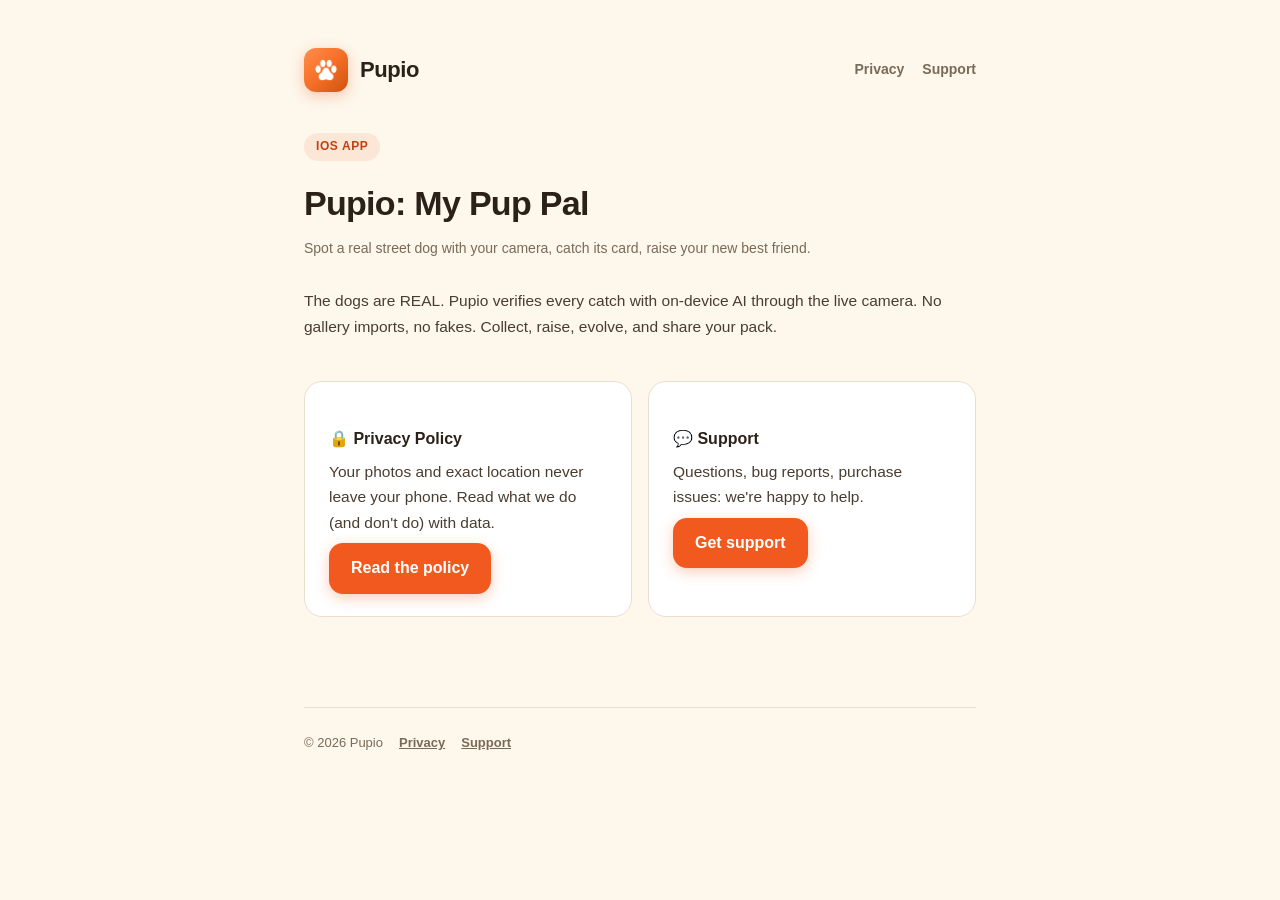
<file: index.html>
<!DOCTYPE html>
<html lang="en">
<head>
<meta charset="utf-8">
<meta name="viewport" content="width=device-width, initial-scale=1">
<title>Pupio · Real street dogs, your pack</title>
<link rel="icon" type="image/png" href="icon-192.png">
<link rel="apple-touch-icon" href="icon-192.png">
<link rel="stylesheet" href="style.css">
</head>
<body>
<div class="wrap">
  <header class="site">
    <img src="icon-192.png" alt="Pupio" class="paw">
    <a href="index.html"><span class="brand">Pupio</span></a>
    <nav class="top">
      <a href="privacy.html">Privacy</a>
      <a href="support.html">Support</a>
    </nav>
  </header>

  <span class="pill">iOS App</span>
  <h1>Pupio: My Pup Pal</h1>
  <p class="updated">Spot a real street dog with your camera, catch its card, raise your new best friend.</p>

  <p>The dogs are REAL. Pupio verifies every catch with on-device AI through the live camera. No gallery imports, no fakes. Collect, raise, evolve, and share your pack.</p>

  <div class="grid">
    <div class="card">
      <h3>🔒 Privacy Policy</h3>
      <p>Your photos and exact location never leave your phone. Read what we do (and don't do) with data.</p>
      <a class="btn" href="privacy.html">Read the policy</a>
    </div>
    <div class="card">
      <h3>💬 Support</h3>
      <p>Questions, bug reports, purchase issues: we're happy to help.</p>
      <a class="btn" href="support.html">Get support</a>
    </div>
  </div>

  <footer class="site">
    <span>© 2026 Pupio</span>
    <a href="privacy.html">Privacy</a>
    <a href="support.html">Support</a>
  </footer>
</div>
</body>
</html>
</file>
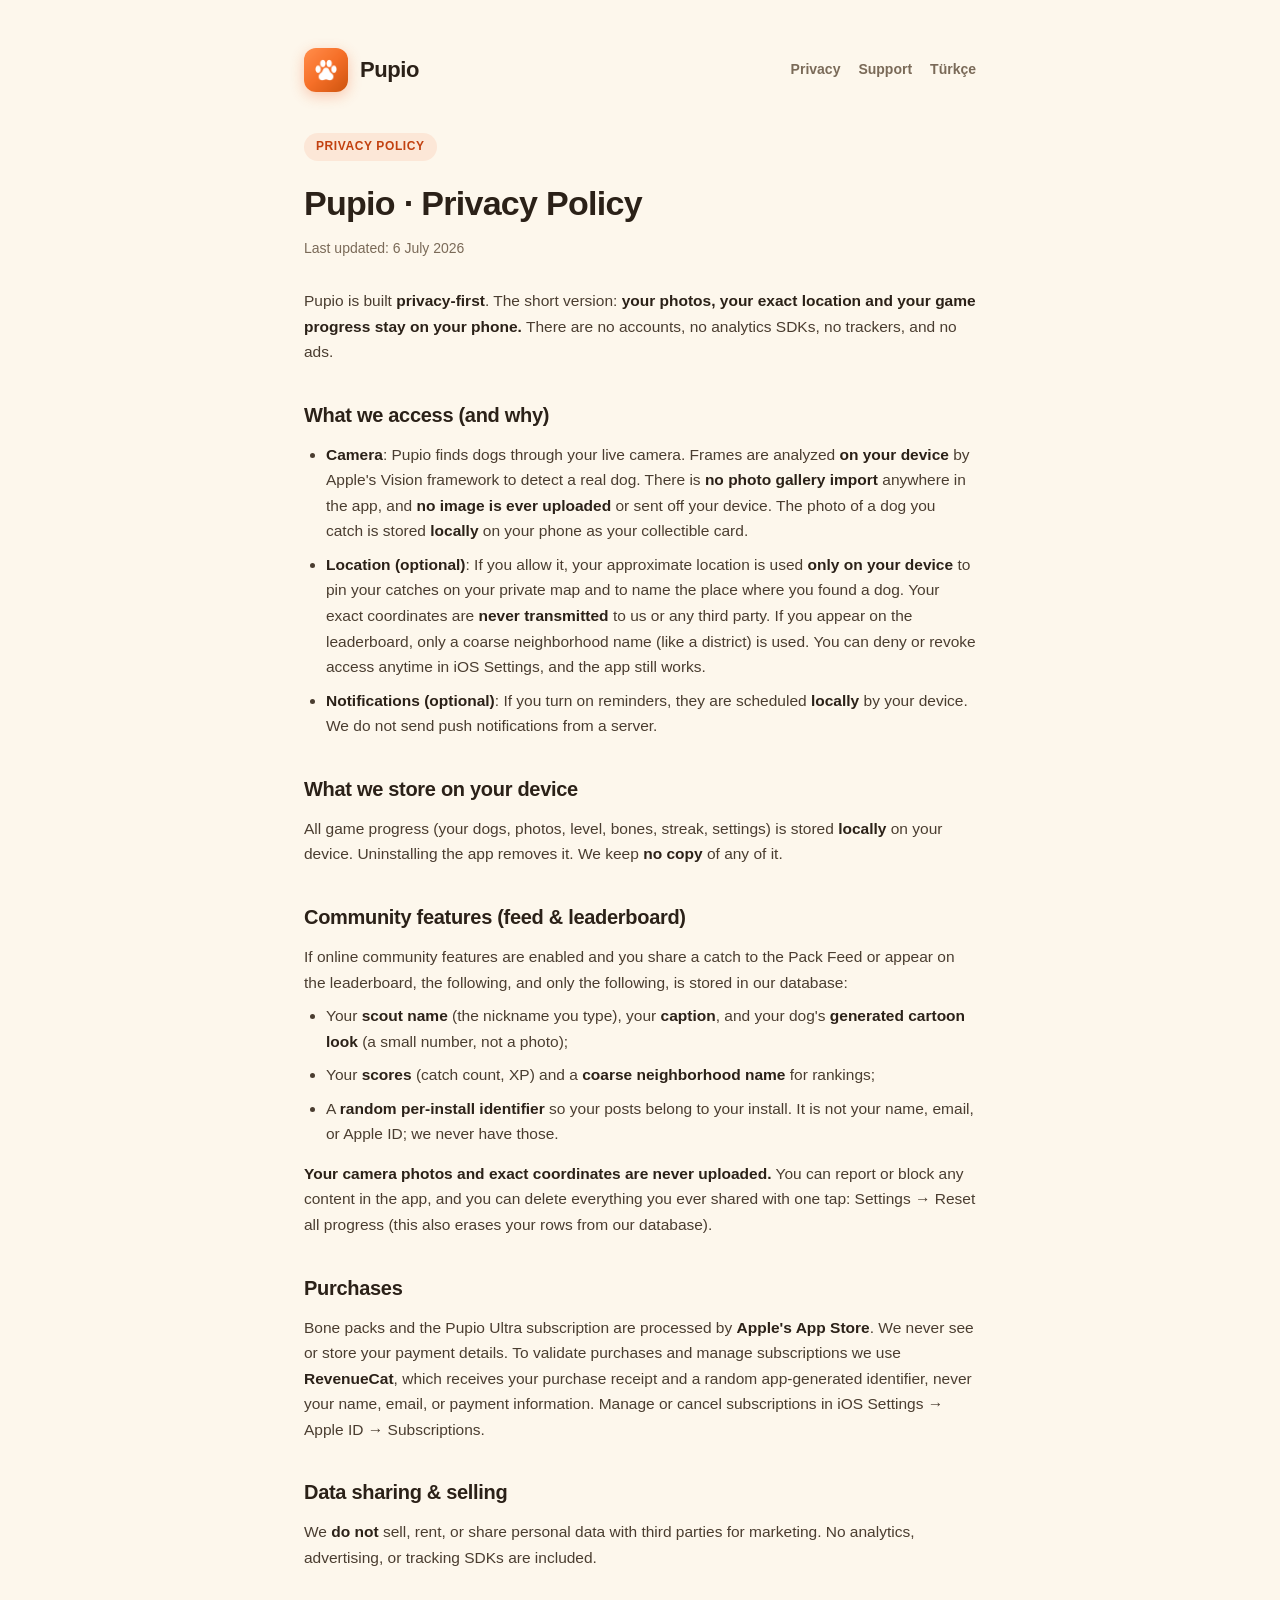
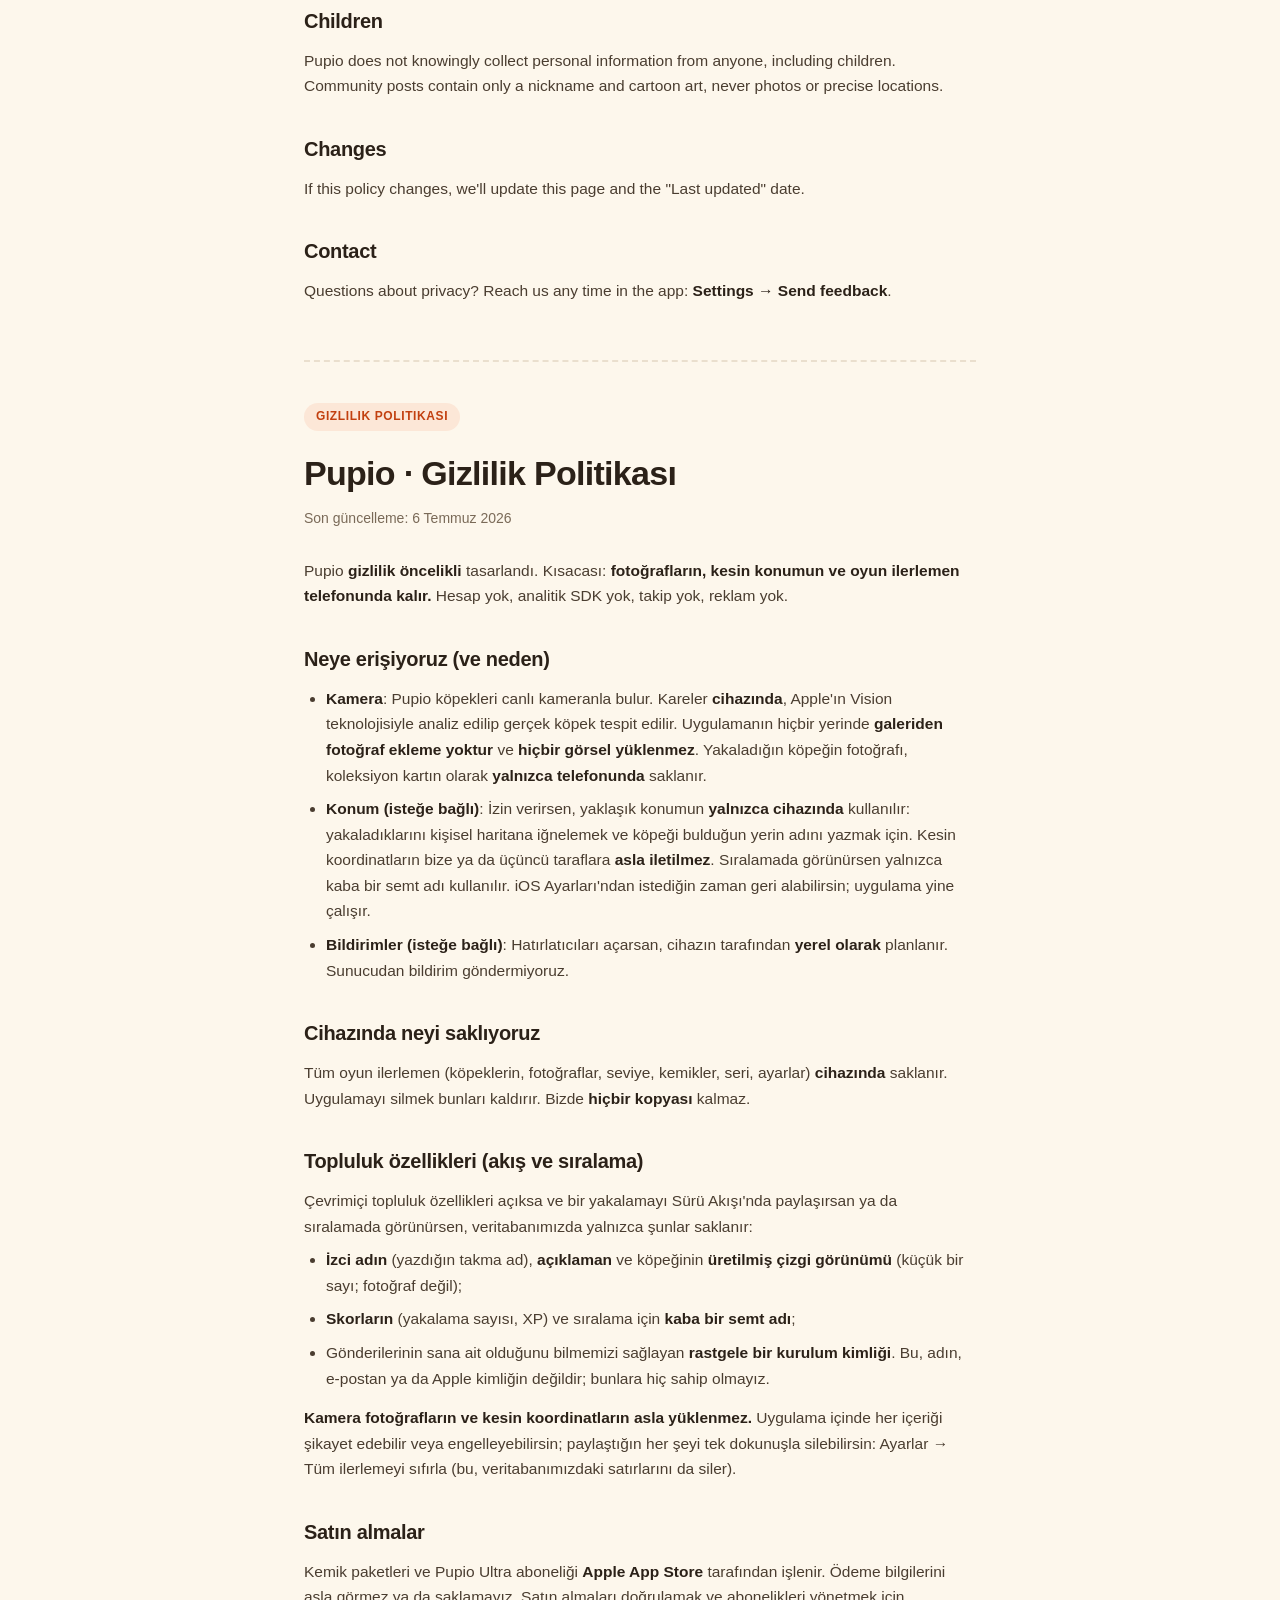
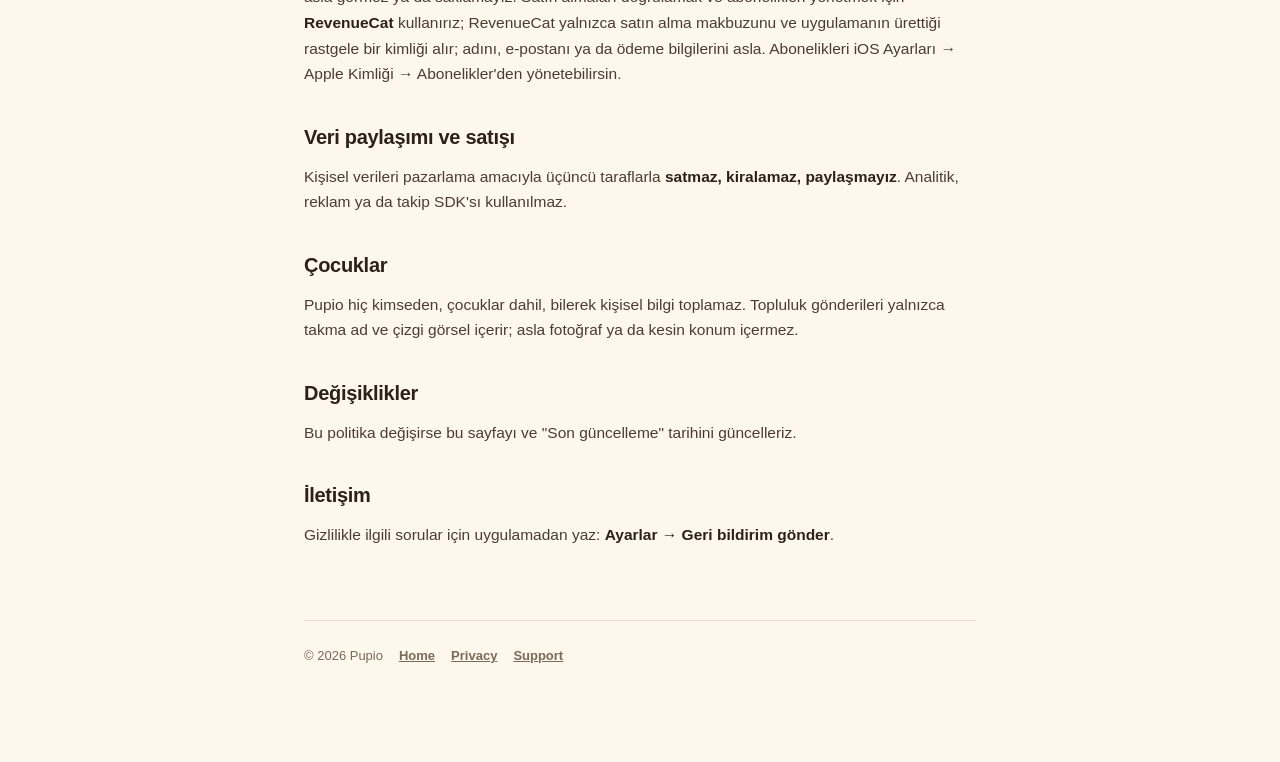
<file: privacy.html>
<!DOCTYPE html>
<html lang="en">
<head>
<meta charset="utf-8">
<meta name="viewport" content="width=device-width, initial-scale=1">
<title>Pupio · Privacy Policy · Gizlilik Politikası</title>
<link rel="icon" type="image/png" href="icon-192.png">
<link rel="apple-touch-icon" href="icon-192.png">
<link rel="stylesheet" href="style.css">
</head>
<body>
<div class="wrap">
  <header class="site">
    <img src="icon-192.png" alt="Pupio" class="paw">
    <a href="index.html"><span class="brand">Pupio</span></a>
    <nav class="top">
      <a href="privacy.html">Privacy</a>
      <a href="support.html">Support</a>
      <a href="#tr">Türkçe</a>
    </nav>
  </header>

  <span class="pill">Privacy Policy</span>
  <h1>Pupio · Privacy Policy</h1>
  <p class="updated">Last updated: 6 July 2026</p>

  <p>Pupio is built <strong>privacy-first</strong>. The short version: <strong>your photos, your exact location and your game progress stay on your phone.</strong> There are no accounts, no analytics SDKs, no trackers, and no ads.</p>

  <h2>What we access (and why)</h2>
  <ul>
    <li><strong>Camera</strong>: Pupio finds dogs through your live camera. Frames are analyzed <strong>on your device</strong> by Apple's Vision framework to detect a real dog. There is <strong>no photo gallery import</strong> anywhere in the app, and <strong>no image is ever uploaded</strong> or sent off your device. The photo of a dog you catch is stored <strong>locally</strong> on your phone as your collectible card.</li>
    <li><strong>Location (optional)</strong>: If you allow it, your approximate location is used <strong>only on your device</strong> to pin your catches on your private map and to name the place where you found a dog. Your exact coordinates are <strong>never transmitted</strong> to us or any third party. If you appear on the leaderboard, only a coarse neighborhood name (like a district) is used. You can deny or revoke access anytime in iOS Settings, and the app still works.</li>
    <li><strong>Notifications (optional)</strong>: If you turn on reminders, they are scheduled <strong>locally</strong> by your device. We do not send push notifications from a server.</li>
  </ul>

  <h2>What we store on your device</h2>
  <p>All game progress (your dogs, photos, level, bones, streak, settings) is stored <strong>locally</strong> on your device. Uninstalling the app removes it. We keep <strong>no copy</strong> of any of it.</p>

  <h2>Community features (feed &amp; leaderboard)</h2>
  <p>If online community features are enabled and you share a catch to the Pack Feed or appear on the leaderboard, the following, and only the following, is stored in our database:</p>
  <ul>
    <li>Your <strong>scout name</strong> (the nickname you type), your <strong>caption</strong>, and your dog's <strong>generated cartoon look</strong> (a small number, not a photo);</li>
    <li>Your <strong>scores</strong> (catch count, XP) and a <strong>coarse neighborhood name</strong> for rankings;</li>
    <li>A <strong>random per-install identifier</strong> so your posts belong to your install. It is not your name, email, or Apple ID; we never have those.</li>
  </ul>
  <p><strong>Your camera photos and exact coordinates are never uploaded.</strong> You can report or block any content in the app, and you can delete everything you ever shared with one tap: Settings → Reset all progress (this also erases your rows from our database).</p>

  <h2>Purchases</h2>
  <p>Bone packs and the Pupio Ultra subscription are processed by <strong>Apple's App Store</strong>. We never see or store your payment details. To validate purchases and manage subscriptions we use <strong>RevenueCat</strong>, which receives your purchase receipt and a random app-generated identifier, never your name, email, or payment information. Manage or cancel subscriptions in iOS Settings → Apple ID → Subscriptions.</p>

  <h2>Data sharing &amp; selling</h2>
  <p>We <strong>do not</strong> sell, rent, or share personal data with third parties for marketing. No analytics, advertising, or tracking SDKs are included.</p>

  <h2>Children</h2>
  <p>Pupio does not knowingly collect personal information from anyone, including children. Community posts contain only a nickname and cartoon art, never photos or precise locations.</p>

  <h2>Changes</h2>
  <p>If this policy changes, we'll update this page and the "Last updated" date.</p>

  <h2>Contact</h2>
  <p>Questions about privacy? Reach us any time in the app: <strong>Settings → Send feedback</strong>.</p>

  <hr class="lang-divider" id="tr">

  <span class="pill">Gizlilik Politikası</span>
  <h1>Pupio · Gizlilik Politikası</h1>
  <p class="updated">Son güncelleme: 6 Temmuz 2026</p>

  <p>Pupio <strong>gizlilik öncelikli</strong> tasarlandı. Kısacası: <strong>fotoğrafların, kesin konumun ve oyun ilerlemen telefonunda kalır.</strong> Hesap yok, analitik SDK yok, takip yok, reklam yok.</p>

  <h2>Neye erişiyoruz (ve neden)</h2>
  <ul>
    <li><strong>Kamera</strong>: Pupio köpekleri canlı kameranla bulur. Kareler <strong>cihazında</strong>, Apple'ın Vision teknolojisiyle analiz edilip gerçek köpek tespit edilir. Uygulamanın hiçbir yerinde <strong>galeriden fotoğraf ekleme yoktur</strong> ve <strong>hiçbir görsel yüklenmez</strong>. Yakaladığın köpeğin fotoğrafı, koleksiyon kartın olarak <strong>yalnızca telefonunda</strong> saklanır.</li>
    <li><strong>Konum (isteğe bağlı)</strong>: İzin verirsen, yaklaşık konumun <strong>yalnızca cihazında</strong> kullanılır: yakaladıklarını kişisel haritana iğnelemek ve köpeği bulduğun yerin adını yazmak için. Kesin koordinatların bize ya da üçüncü taraflara <strong>asla iletilmez</strong>. Sıralamada görünürsen yalnızca kaba bir semt adı kullanılır. iOS Ayarları'ndan istediğin zaman geri alabilirsin; uygulama yine çalışır.</li>
    <li><strong>Bildirimler (isteğe bağlı)</strong>: Hatırlatıcıları açarsan, cihazın tarafından <strong>yerel olarak</strong> planlanır. Sunucudan bildirim göndermiyoruz.</li>
  </ul>

  <h2>Cihazında neyi saklıyoruz</h2>
  <p>Tüm oyun ilerlemen (köpeklerin, fotoğraflar, seviye, kemikler, seri, ayarlar) <strong>cihazında</strong> saklanır. Uygulamayı silmek bunları kaldırır. Bizde <strong>hiçbir kopyası</strong> kalmaz.</p>

  <h2>Topluluk özellikleri (akış ve sıralama)</h2>
  <p>Çevrimiçi topluluk özellikleri açıksa ve bir yakalamayı Sürü Akışı'nda paylaşırsan ya da sıralamada görünürsen, veritabanımızda yalnızca şunlar saklanır:</p>
  <ul>
    <li><strong>İzci adın</strong> (yazdığın takma ad), <strong>açıklaman</strong> ve köpeğinin <strong>üretilmiş çizgi görünümü</strong> (küçük bir sayı; fotoğraf değil);</li>
    <li><strong>Skorların</strong> (yakalama sayısı, XP) ve sıralama için <strong>kaba bir semt adı</strong>;</li>
    <li>Gönderilerinin sana ait olduğunu bilmemizi sağlayan <strong>rastgele bir kurulum kimliği</strong>. Bu, adın, e-postan ya da Apple kimliğin değildir; bunlara hiç sahip olmayız.</li>
  </ul>
  <p><strong>Kamera fotoğrafların ve kesin koordinatların asla yüklenmez.</strong> Uygulama içinde her içeriği şikayet edebilir veya engelleyebilirsin; paylaştığın her şeyi tek dokunuşla silebilirsin: Ayarlar → Tüm ilerlemeyi sıfırla (bu, veritabanımızdaki satırlarını da siler).</p>

  <h2>Satın almalar</h2>
  <p>Kemik paketleri ve Pupio Ultra aboneliği <strong>Apple App Store</strong> tarafından işlenir. Ödeme bilgilerini asla görmez ya da saklamayız. Satın almaları doğrulamak ve abonelikleri yönetmek için <strong>RevenueCat</strong> kullanırız; RevenueCat yalnızca satın alma makbuzunu ve uygulamanın ürettiği rastgele bir kimliği alır; adını, e-postanı ya da ödeme bilgilerini asla. Abonelikleri iOS Ayarları → Apple Kimliği → Abonelikler'den yönetebilirsin.</p>

  <h2>Veri paylaşımı ve satışı</h2>
  <p>Kişisel verileri pazarlama amacıyla üçüncü taraflarla <strong>satmaz, kiralamaz, paylaşmayız</strong>. Analitik, reklam ya da takip SDK'sı kullanılmaz.</p>

  <h2>Çocuklar</h2>
  <p>Pupio hiç kimseden, çocuklar dahil, bilerek kişisel bilgi toplamaz. Topluluk gönderileri yalnızca takma ad ve çizgi görsel içerir; asla fotoğraf ya da kesin konum içermez.</p>

  <h2>Değişiklikler</h2>
  <p>Bu politika değişirse bu sayfayı ve "Son güncelleme" tarihini güncelleriz.</p>

  <h2>İletişim</h2>
  <p>Gizlilikle ilgili sorular için uygulamadan yaz: <strong>Ayarlar → Geri bildirim gönder</strong>.</p>

  <footer class="site">
    <span>© 2026 Pupio</span>
    <a href="index.html">Home</a>
    <a href="privacy.html">Privacy</a>
    <a href="support.html">Support</a>
  </footer>
</div>
</body>
</html>
</file>
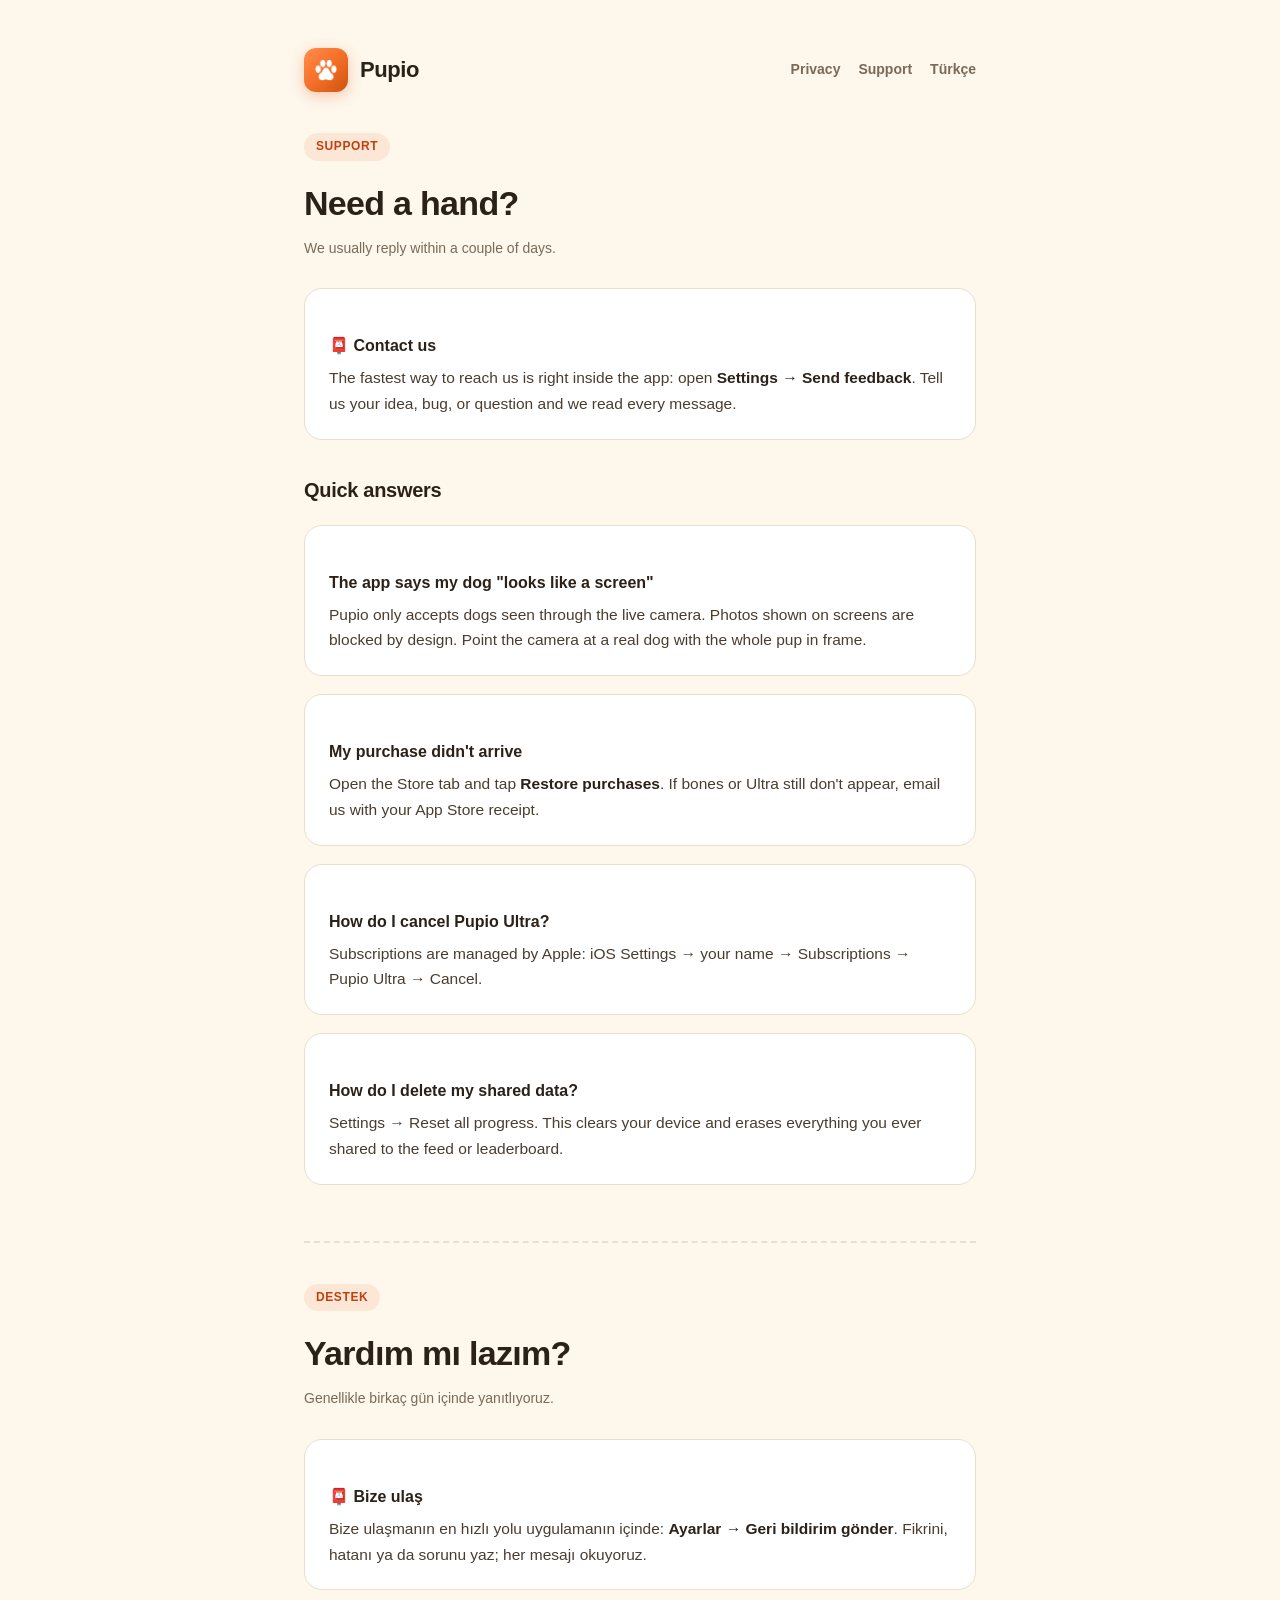
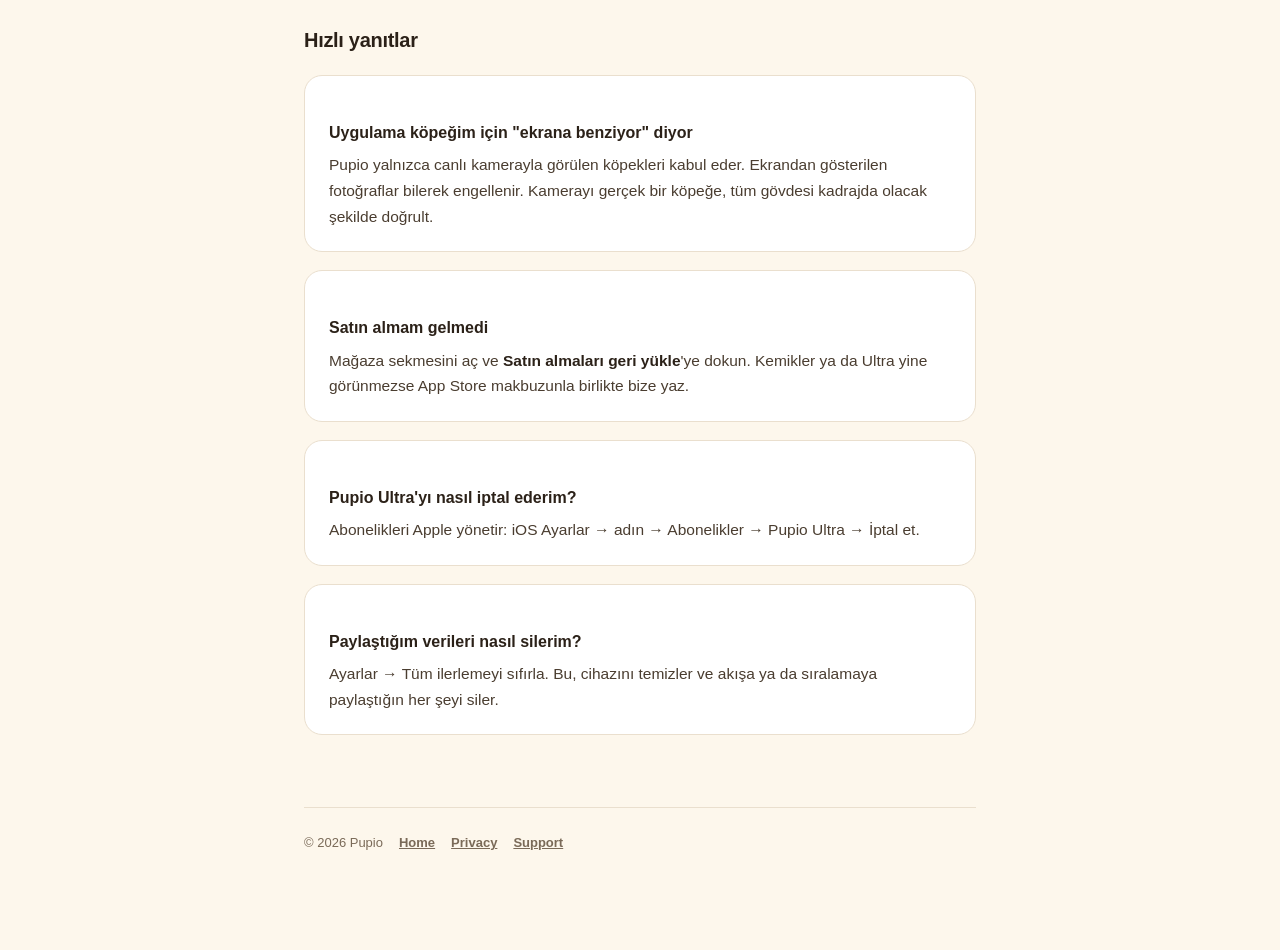
<file: support.html>
<!DOCTYPE html>
<html lang="en">
<head>
<meta charset="utf-8">
<meta name="viewport" content="width=device-width, initial-scale=1">
<title>Pupio · Support · Destek</title>
<link rel="icon" type="image/png" href="icon-192.png">
<link rel="apple-touch-icon" href="icon-192.png">
<link rel="stylesheet" href="style.css">
</head>
<body>
<div class="wrap">
  <header class="site">
    <img src="icon-192.png" alt="Pupio" class="paw">
    <a href="index.html"><span class="brand">Pupio</span></a>
    <nav class="top">
      <a href="privacy.html">Privacy</a>
      <a href="support.html">Support</a>
      <a href="#tr">Türkçe</a>
    </nav>
  </header>

  <span class="pill">Support</span>
  <h1>Need a hand?</h1>
  <p class="updated">We usually reply within a couple of days.</p>

  <div class="card">
    <h3>📮 Contact us</h3>
    <p>The fastest way to reach us is right inside the app: open <strong>Settings → Send feedback</strong>. Tell us your idea, bug, or question and we read every message.</p>
  </div>

  <h2>Quick answers</h2>
  <div class="card">
    <h3>The app says my dog "looks like a screen"</h3>
    <p>Pupio only accepts dogs seen through the live camera. Photos shown on screens are blocked by design. Point the camera at a real dog with the whole pup in frame.</p>
  </div>
  <div class="card">
    <h3>My purchase didn't arrive</h3>
    <p>Open the Store tab and tap <strong>Restore purchases</strong>. If bones or Ultra still don't appear, email us with your App Store receipt.</p>
  </div>
  <div class="card">
    <h3>How do I cancel Pupio Ultra?</h3>
    <p>Subscriptions are managed by Apple: iOS Settings → your name → Subscriptions → Pupio Ultra → Cancel.</p>
  </div>
  <div class="card">
    <h3>How do I delete my shared data?</h3>
    <p>Settings → Reset all progress. This clears your device and erases everything you ever shared to the feed or leaderboard.</p>
  </div>

  <hr class="lang-divider" id="tr">

  <span class="pill">Destek</span>
  <h1>Yardım mı lazım?</h1>
  <p class="updated">Genellikle birkaç gün içinde yanıtlıyoruz.</p>

  <div class="card">
    <h3>📮 Bize ulaş</h3>
    <p>Bize ulaşmanın en hızlı yolu uygulamanın içinde: <strong>Ayarlar → Geri bildirim gönder</strong>. Fikrini, hatanı ya da sorunu yaz; her mesajı okuyoruz.</p>
  </div>

  <h2>Hızlı yanıtlar</h2>
  <div class="card">
    <h3>Uygulama köpeğim için "ekrana benziyor" diyor</h3>
    <p>Pupio yalnızca canlı kamerayla görülen köpekleri kabul eder. Ekrandan gösterilen fotoğraflar bilerek engellenir. Kamerayı gerçek bir köpeğe, tüm gövdesi kadrajda olacak şekilde doğrult.</p>
  </div>
  <div class="card">
    <h3>Satın almam gelmedi</h3>
    <p>Mağaza sekmesini aç ve <strong>Satın almaları geri yükle</strong>'ye dokun. Kemikler ya da Ultra yine görünmezse App Store makbuzunla birlikte bize yaz.</p>
  </div>
  <div class="card">
    <h3>Pupio Ultra'yı nasıl iptal ederim?</h3>
    <p>Abonelikleri Apple yönetir: iOS Ayarlar → adın → Abonelikler → Pupio Ultra → İptal et.</p>
  </div>
  <div class="card">
    <h3>Paylaştığım verileri nasıl silerim?</h3>
    <p>Ayarlar → Tüm ilerlemeyi sıfırla. Bu, cihazını temizler ve akışa ya da sıralamaya paylaştığın her şeyi siler.</p>
  </div>

  <footer class="site">
    <span>© 2026 Pupio</span>
    <a href="index.html">Home</a>
    <a href="privacy.html">Privacy</a>
    <a href="support.html">Support</a>
  </footer>
</div>
</body>
</html>
</file>
<file: style.css>
:root {
  --paper: #FDF7EC;
  --card: #FFFFFF;
  --ink: #2B2118;
  --muted: #7A6A58;
  --accent: #F1591F;
  --accent-deep: #C2400F;
  --border: #EADFCE;
}
* { margin: 0; padding: 0; box-sizing: border-box; }
body {
  background: var(--paper);
  color: var(--ink);
  font-family: -apple-system, BlinkMacSystemFont, "Segoe UI", Roboto, sans-serif;
  line-height: 1.65;
  -webkit-font-smoothing: antialiased;
}
.wrap { max-width: 720px; margin: 0 auto; padding: 48px 24px 96px; }
header.site { display: flex; align-items: center; gap: 12px; margin-bottom: 40px; }
.paw {
  width: 44px; height: 44px; border-radius: 12px;
  object-fit: cover; display: block;
  box-shadow: 0 4px 14px rgba(241, 89, 31, .3);
}
header.site a { text-decoration: none; }
.brand { font-size: 22px; font-weight: 800; letter-spacing: -0.4px; color: var(--ink); }
nav.top { margin-left: auto; display: flex; gap: 18px; }
nav.top a { color: var(--muted); text-decoration: none; font-weight: 600; font-size: 14px; }
nav.top a:hover { color: var(--accent); }
h1 { font-size: 34px; font-weight: 800; letter-spacing: -0.7px; margin-bottom: 6px; }
.updated { color: var(--muted); font-size: 14px; margin-bottom: 28px; }
h2 { font-size: 20px; font-weight: 800; letter-spacing: -0.3px; margin: 34px 0 10px; }
h3 { font-size: 16px; font-weight: 700; margin: 22px 0 6px; }
p, li { font-size: 15.5px; color: #4A3D30; }
ul { padding-left: 22px; margin: 8px 0 14px; }
li { margin-bottom: 8px; }
strong { color: var(--ink); }
a { color: var(--accent); font-weight: 600; }
.lang-divider {
  margin: 56px 0 40px; border: 0; border-top: 2px dashed var(--border);
}
.card {
  background: var(--card); border: 1px solid var(--border); border-radius: 18px;
  padding: 22px 24px; margin: 18px 0;
}
.pill {
  display: inline-block; background: rgba(241, 89, 31, .1); color: var(--accent-deep);
  font-size: 12px; font-weight: 800; letter-spacing: .6px; text-transform: uppercase;
  padding: 4px 12px; border-radius: 999px; margin-bottom: 14px;
}
footer.site { margin-top: 72px; padding-top: 24px; border-top: 1px solid var(--border);
  color: var(--muted); font-size: 13px; display: flex; gap: 16px; flex-wrap: wrap; }
footer.site a { color: var(--muted); }
.btn {
  display: inline-block; background: var(--accent); color: #fff; text-decoration: none;
  font-weight: 700; padding: 12px 22px; border-radius: 14px; margin-top: 8px;
  box-shadow: 0 4px 14px rgba(241, 89, 31, .3);
}
.btn:hover { background: var(--accent-deep); }
.grid { display: grid; grid-template-columns: 1fr 1fr; gap: 16px; margin-top: 24px; }
@media (max-width: 560px) { .grid { grid-template-columns: 1fr; } }
</file>
